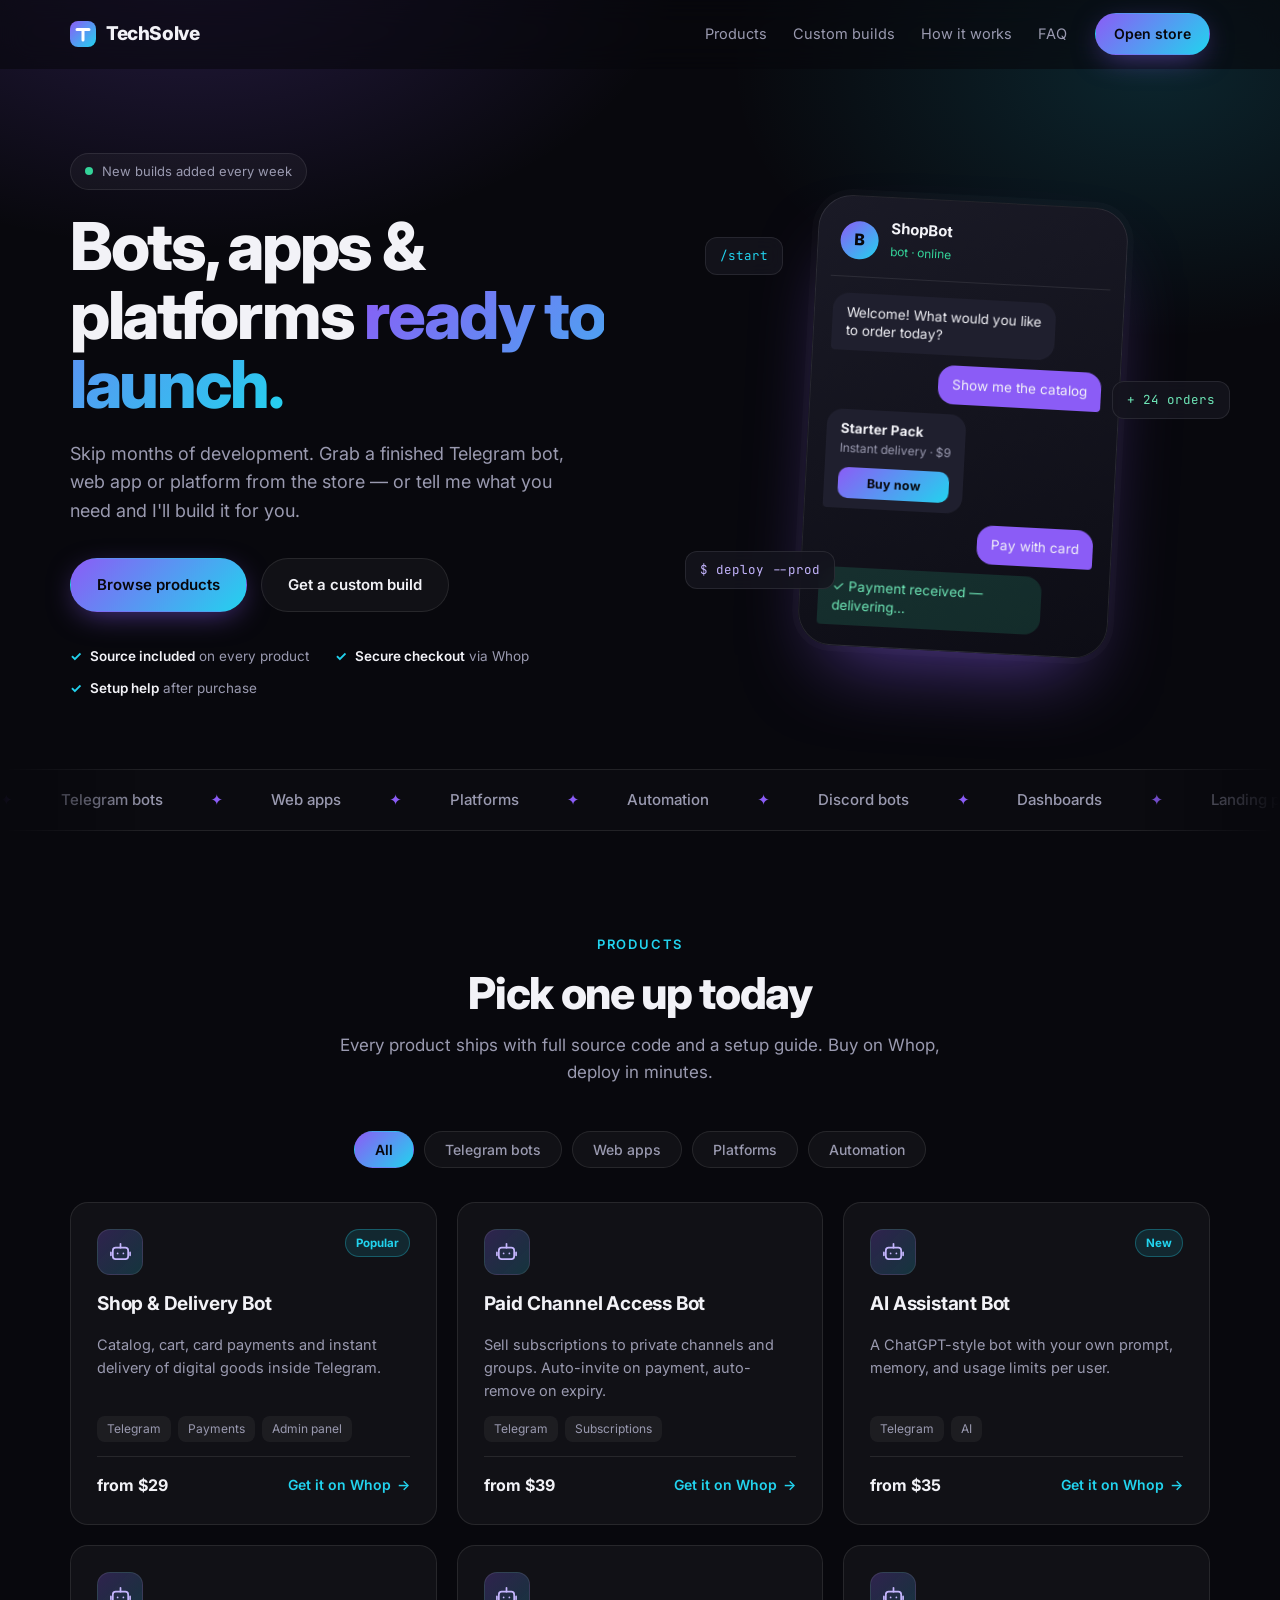
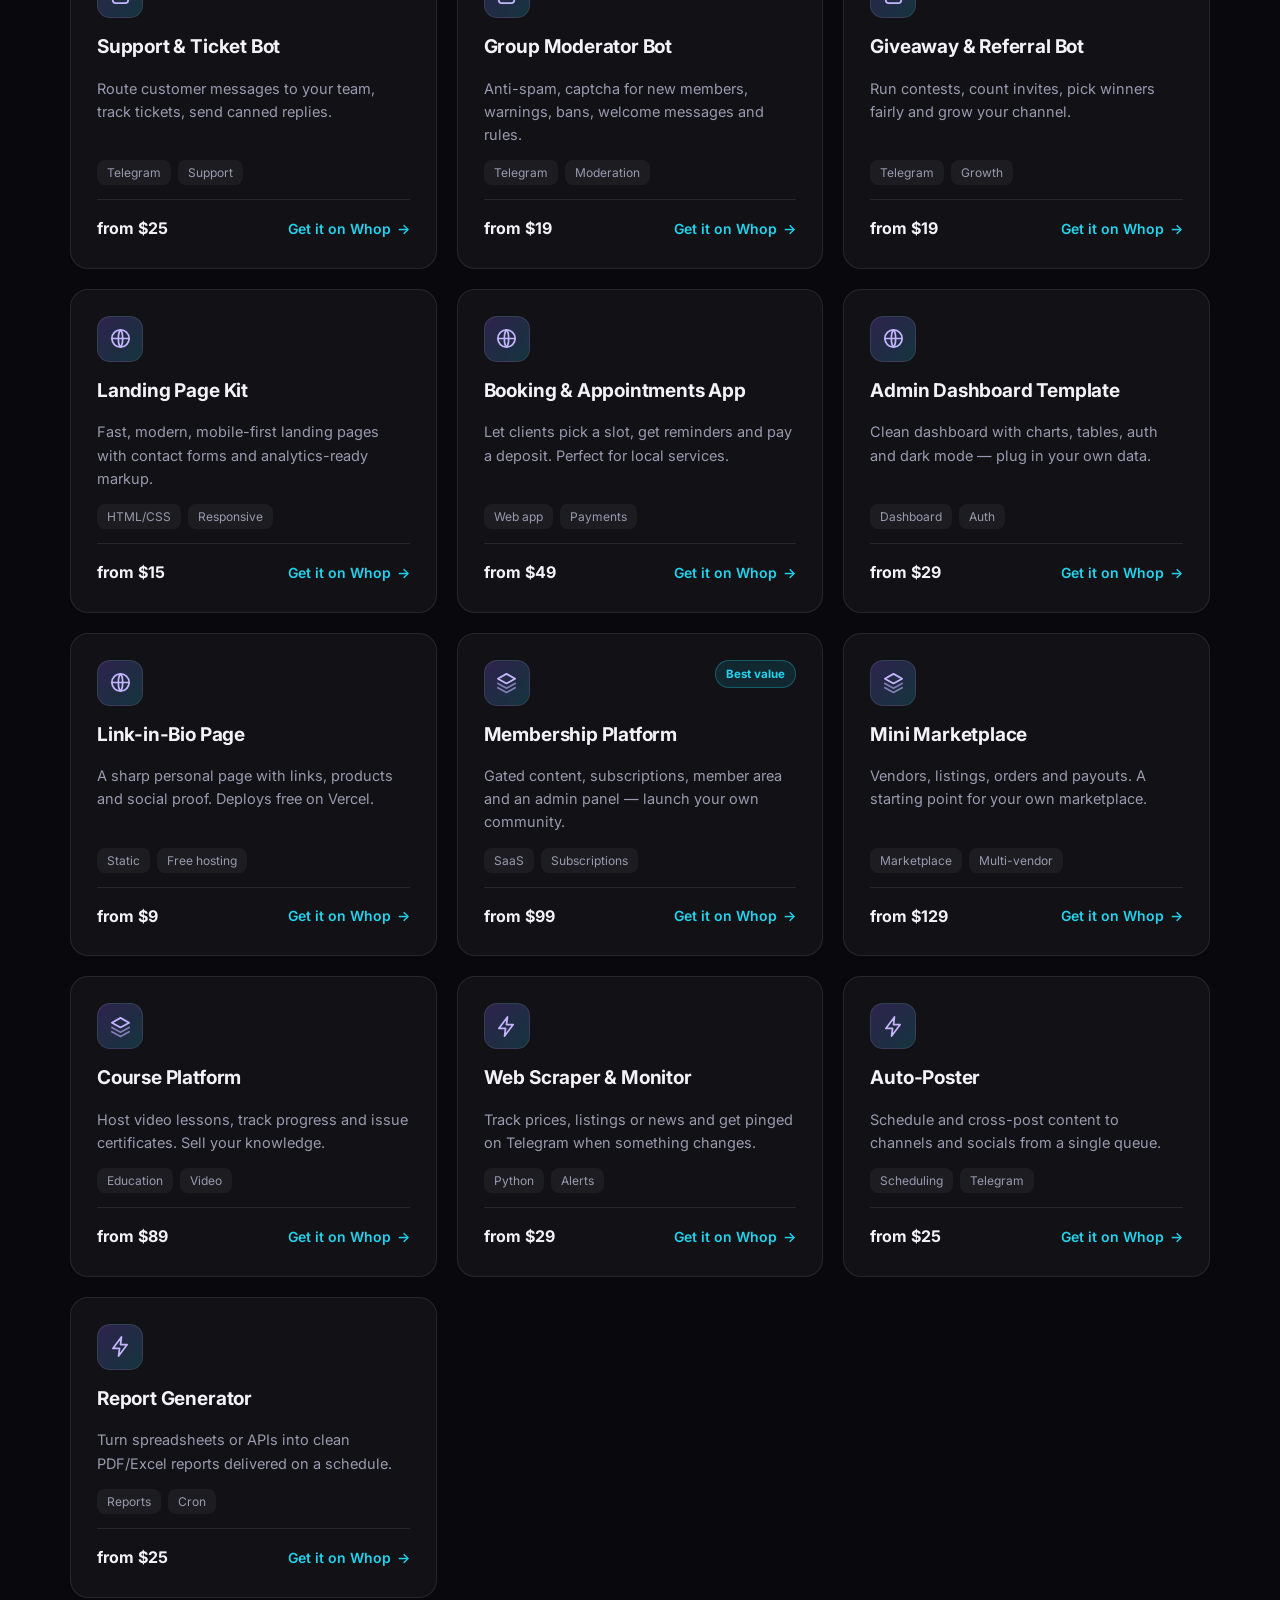
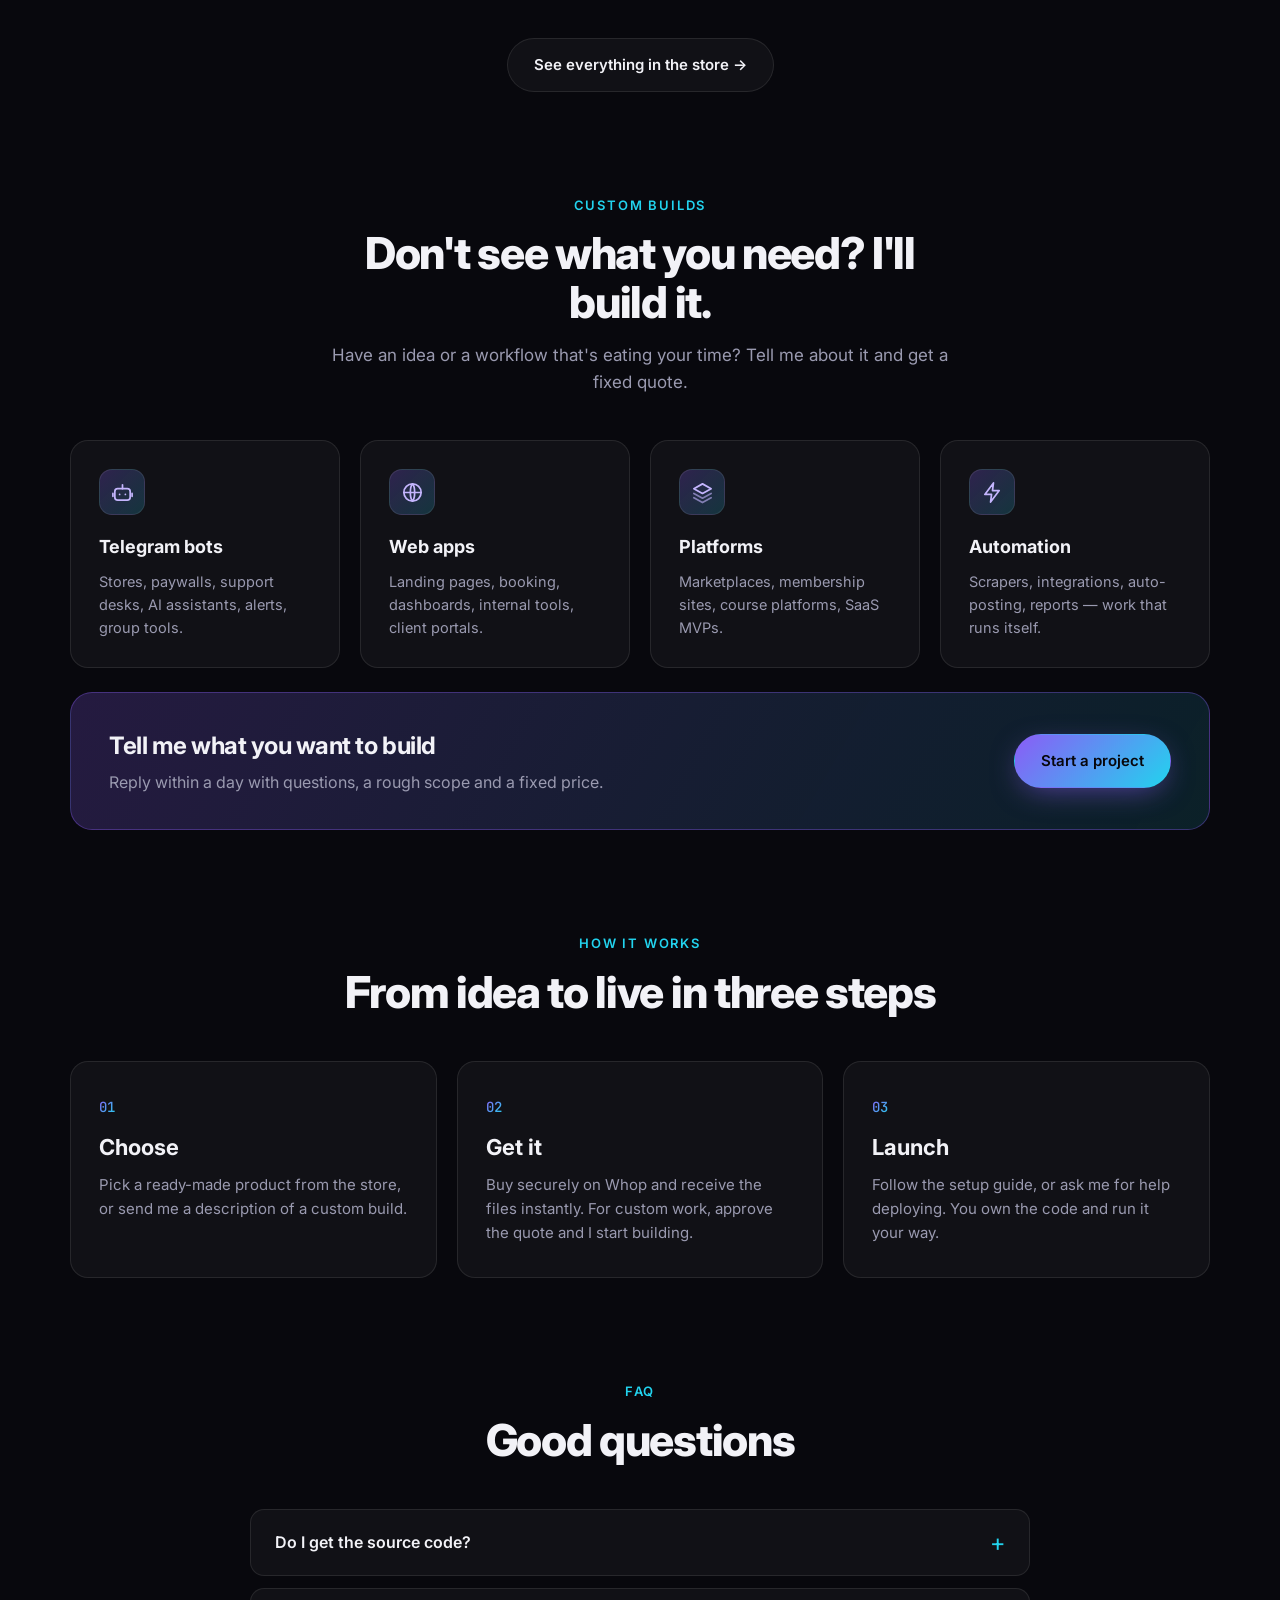
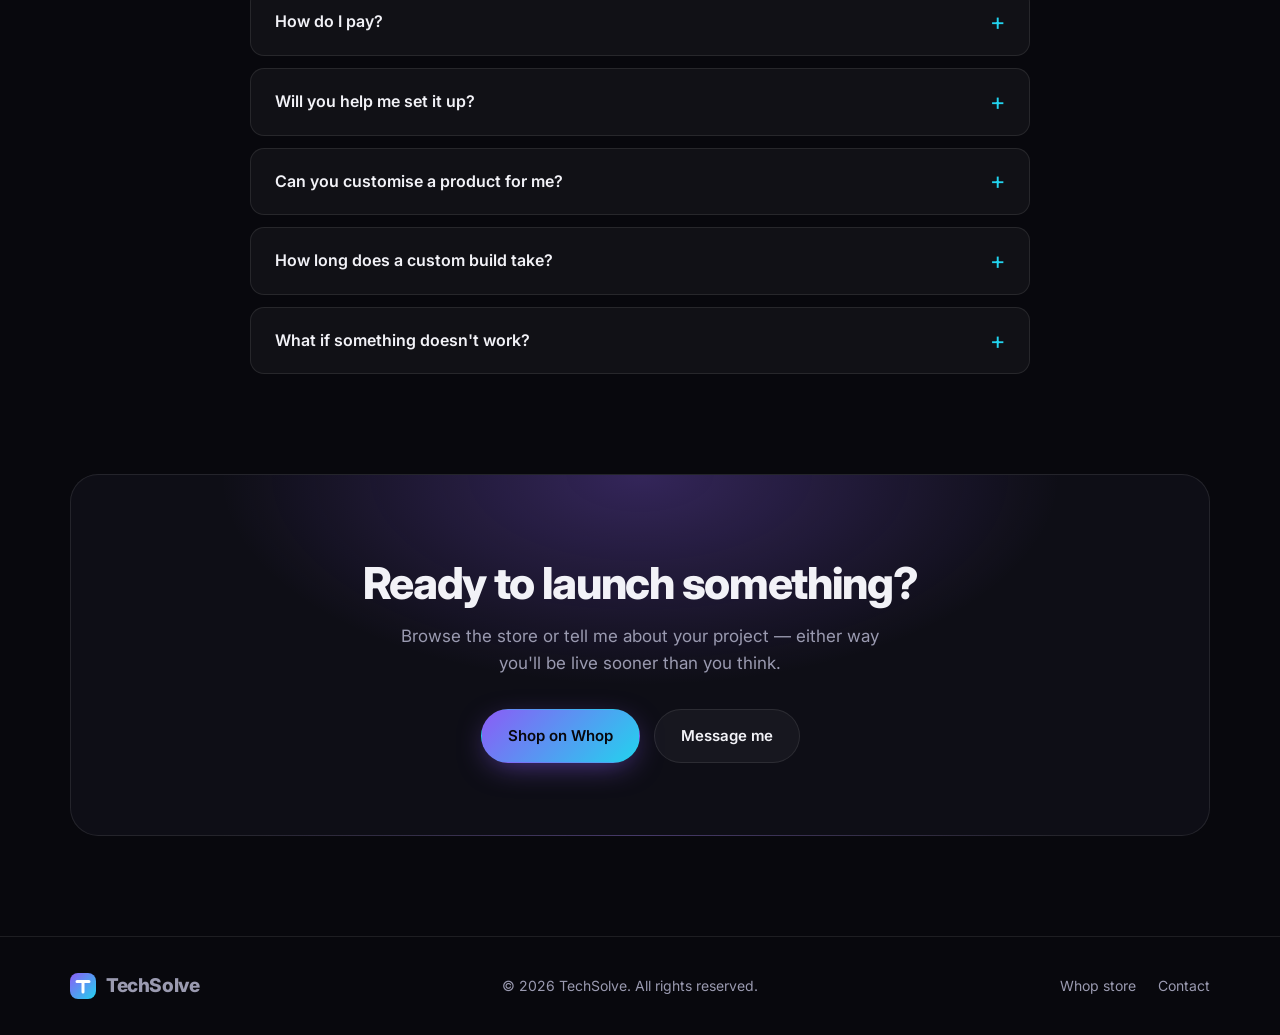
<file: index.html>
<!doctype html>
<html lang="en">
<head>
  <meta charset="utf-8">
  <meta name="viewport" content="width=device-width, initial-scale=1">
  <title>TechSolve — Telegram bots, web apps & platforms, ready to launch</title>
  <meta name="description" content="Ready-made Telegram bots, web apps and platforms — plus custom builds. Buy on Whop, get the source, launch in days.">
  <meta name="theme-color" content="#08080d">
  <meta property="og:title" content="TechSolve — Telegram bots, web apps & platforms">
  <meta property="og:description" content="Ready-made bots, apps and platforms you can buy today, or have built for you.">
  <meta property="og:type" content="website">
  <link rel="icon" href="favicon.svg" type="image/svg+xml">
  <link rel="preconnect" href="https://fonts.googleapis.com">
  <link rel="preconnect" href="https://fonts.gstatic.com" crossorigin>
  <link href="https://fonts.googleapis.com/css2?family=Inter:wght@400;500;600;700;800&family=JetBrains+Mono:wght@400;500&display=swap" rel="stylesheet">
  <link rel="stylesheet" href="styles.css">
</head>
<body>
  <div class="bg-glow" aria-hidden="true"></div>

  <header class="nav" id="nav">
    <div class="wrap nav-inner">
      <a href="#top" class="brand"><span class="brand-mark"></span><span data-brand>TechSolve</span></a>
      <nav class="nav-links" id="navLinks">
        <a href="#products">Products</a>
        <a href="#services">Custom builds</a>
        <a href="#process">How it works</a>
        <a href="#faq">FAQ</a>
      </nav>
      <a class="btn btn-sm btn-primary" data-whop href="#" target="_blank" rel="noopener">Open store</a>
      <button class="burger" id="burger" aria-label="Menu" aria-expanded="false"><span></span><span></span></button>
    </div>
  </header>

  <main id="top">
    <!-- HERO -->
    <section class="hero wrap">
      <div class="hero-copy">
        <span class="pill"><i class="dot"></i> New builds added every week</span>
        <h1>Bots, apps & platforms <span class="grad">ready to launch.</span></h1>
        <p class="lead">Skip months of development. Grab a finished Telegram bot, web app or platform from the store — or tell me what you need and I'll build it for you.</p>
        <div class="cta-row">
          <a class="btn btn-primary" href="#products">Browse products</a>
          <a class="btn btn-ghost" href="#services">Get a custom build</a>
        </div>
        <ul class="trust">
          <li><b>Source included</b> on every product</li>
          <li><b>Secure checkout</b> via Whop</li>
          <li><b>Setup help</b> after purchase</li>
        </ul>
      </div>

      <div class="hero-visual" aria-hidden="true">
        <div class="phone">
          <div class="phone-head"><span class="avatar">B</span><div><b>ShopBot</b><small>bot · online</small></div></div>
          <div class="chat">
            <div class="msg in">Welcome! What would you like to order today?</div>
            <div class="msg out">Show me the catalog</div>
            <div class="msg in card-msg">
              <b>Starter Pack</b>
              <span>Instant delivery · $9</span>
              <em>Buy now</em>
            </div>
            <div class="msg out">Pay with card</div>
            <div class="msg in ok">✓ Payment received — delivering…</div>
          </div>
        </div>
        <div class="float f1"><span class="mono">/start</span></div>
        <div class="float f2"><span class="mono">$ deploy --prod</span></div>
        <div class="float f3"><span class="mono">+ 24 orders</span></div>
      </div>
    </section>

    <!-- MARQUEE -->
    <div class="marquee" aria-hidden="true">
      <div class="marquee-track">
        <span>Telegram bots</span><span>Web apps</span><span>Platforms</span><span>Automation</span><span>Discord bots</span><span>Dashboards</span><span>Landing pages</span><span>Payment integrations</span>
        <span>Telegram bots</span><span>Web apps</span><span>Platforms</span><span>Automation</span><span>Discord bots</span><span>Dashboards</span><span>Landing pages</span><span>Payment integrations</span>
      </div>
    </div>

    <!-- PRODUCTS -->
    <section class="section wrap" id="products">
      <div class="section-head reveal">
        <span class="eyebrow">Products</span>
        <h2>Pick one up today</h2>
        <p>Every product ships with full source code and a setup guide. Buy on Whop, deploy in minutes.</p>
      </div>
      <div class="filters reveal" id="filters" role="tablist"></div>
      <div class="grid" id="grid"></div>
      <div class="center reveal"><a class="btn btn-ghost" data-whop href="#" target="_blank" rel="noopener">See everything in the store →</a></div>
    </section>

    <!-- SERVICES -->
    <section class="section wrap" id="services">
      <div class="section-head reveal">
        <span class="eyebrow">Custom builds</span>
        <h2>Don't see what you need? I'll build it.</h2>
        <p>Have an idea or a workflow that's eating your time? Tell me about it and get a fixed quote.</p>
      </div>
      <div class="services">
        <article class="service reveal">
          <div class="ico" data-icon="bot"></div>
          <h3>Telegram bots</h3>
          <p>Stores, paywalls, support desks, AI assistants, alerts, group tools.</p>
        </article>
        <article class="service reveal">
          <div class="ico" data-icon="globe"></div>
          <h3>Web apps</h3>
          <p>Landing pages, booking, dashboards, internal tools, client portals.</p>
        </article>
        <article class="service reveal">
          <div class="ico" data-icon="layers"></div>
          <h3>Platforms</h3>
          <p>Marketplaces, membership sites, course platforms, SaaS MVPs.</p>
        </article>
        <article class="service reveal">
          <div class="ico" data-icon="zap"></div>
          <h3>Automation</h3>
          <p>Scrapers, integrations, auto-posting, reports — work that runs itself.</p>
        </article>
      </div>
      <div class="cta-band reveal">
        <div>
          <h3>Tell me what you want to build</h3>
          <p>Reply within a day with questions, a rough scope and a fixed price.</p>
        </div>
        <a class="btn btn-primary" data-contact href="#" target="_blank" rel="noopener">Start a project</a>
      </div>
    </section>

    <!-- PROCESS -->
    <section class="section wrap" id="process">
      <div class="section-head reveal">
        <span class="eyebrow">How it works</span>
        <h2>From idea to live in three steps</h2>
      </div>
      <ol class="steps">
        <li class="step reveal"><span class="num">01</span><h3>Choose</h3><p>Pick a ready-made product from the store, or send me a description of a custom build.</p></li>
        <li class="step reveal"><span class="num">02</span><h3>Get it</h3><p>Buy securely on Whop and receive the files instantly. For custom work, approve the quote and I start building.</p></li>
        <li class="step reveal"><span class="num">03</span><h3>Launch</h3><p>Follow the setup guide, or ask me for help deploying. You own the code and run it your way.</p></li>
      </ol>
    </section>

    <!-- FAQ -->
    <section class="section wrap narrow" id="faq">
      <div class="section-head reveal">
        <span class="eyebrow">FAQ</span>
        <h2>Good questions</h2>
      </div>
      <div class="faq reveal">
        <details><summary>Do I get the source code?</summary><p>Yes. Every product includes the full source and a setup guide, so you can host it wherever you like and change anything.</p></details>
        <details><summary>How do I pay?</summary><p>Checkout runs through Whop, which supports cards and other popular payment methods. Custom builds are quoted upfront.</p></details>
        <details><summary>Will you help me set it up?</summary><p>Setup guides come with each product. If you get stuck, message me and I'll help you get it running.</p></details>
        <details><summary>Can you customise a product for me?</summary><p>Absolutely. Branding, extra features or a full rebuild — send me what you have in mind and I'll quote it.</p></details>
        <details><summary>How long does a custom build take?</summary><p>Simple bots and pages usually take a few days; larger platforms take longer. You get a timeline with the quote.</p></details>
        <details><summary>What if something doesn't work?</summary><p>Reach out and I'll sort it out. Your satisfaction matters more than a quick sale.</p></details>
      </div>
    </section>

    <!-- FINAL CTA -->
    <section class="final wrap">
      <div class="final-card reveal">
        <h2>Ready to launch something?</h2>
        <p>Browse the store or tell me about your project — either way you'll be live sooner than you think.</p>
        <div class="cta-row center-row">
          <a class="btn btn-primary" data-whop href="#" target="_blank" rel="noopener">Shop on Whop</a>
          <a class="btn btn-ghost" data-contact href="#" target="_blank" rel="noopener">Message me</a>
        </div>
      </div>
    </section>
  </main>

  <footer class="footer">
    <div class="wrap foot-inner">
      <a href="#top" class="brand"><span class="brand-mark"></span><span data-brand>TechSolve</span></a>
      <p>© <span id="year"></span> <span data-brand>TechSolve</span>. All rights reserved.</p>
      <div class="foot-links">
        <a data-whop href="#" target="_blank" rel="noopener">Whop store</a>
        <a data-contact href="#" target="_blank" rel="noopener">Contact</a>
      </div>
    </div>
  </footer>

  <script src="config.js"></script>
  <script src="script.js"></script>
</body>
</html>
</file>
<file: styles.css>
:root {
  --bg: #08080d;
  --bg-2: #0e0e16;
  --card: rgba(255, 255, 255, 0.04);
  --card-hover: rgba(255, 255, 255, 0.07);
  --line: rgba(255, 255, 255, 0.09);
  --text: #f2f2f7;
  --muted: #9a9ab0;
  --violet: #8b5cf6;
  --cyan: #22d3ee;
  --grad: linear-gradient(135deg, #8b5cf6 0%, #22d3ee 100%);
  --radius: 18px;
  --mono: "JetBrains Mono", ui-monospace, SFMono-Regular, Menlo, monospace;
}

* { box-sizing: border-box; margin: 0; padding: 0; }
html { scroll-behavior: smooth; scroll-padding-top: 80px; }
body {
  font-family: "Inter", system-ui, -apple-system, sans-serif;
  background: var(--bg);
  color: var(--text);
  line-height: 1.6;
  -webkit-font-smoothing: antialiased;
  overflow-x: hidden;
}
a { color: inherit; text-decoration: none; }
ul, ol { list-style: none; }
.wrap { width: min(1140px, 100% - 40px); margin-inline: auto; }
.narrow { width: min(780px, 100% - 40px); }
.center { text-align: center; margin-top: 40px; }
.mono { font-family: var(--mono); }

.bg-glow {
  position: fixed; inset: 0; z-index: -1; pointer-events: none;
  background:
    radial-gradient(700px 420px at 15% -5%, rgba(139, 92, 246, 0.22), transparent 70%),
    radial-gradient(600px 380px at 90% 8%, rgba(34, 211, 238, 0.14), transparent 70%),
    var(--bg);
}

/* Buttons */
.btn {
  display: inline-flex; align-items: center; justify-content: center; gap: 8px;
  padding: 14px 26px; border-radius: 999px; font-weight: 600; font-size: 15px;
  border: 1px solid transparent; cursor: pointer; transition: transform .2s, box-shadow .2s, background .2s;
  font-family: inherit;
}
.btn-sm { padding: 9px 18px; font-size: 14px; }
.btn-primary { background: var(--grad); color: #07070c; box-shadow: 0 8px 30px -8px rgba(139, 92, 246, 0.6); }
.btn-primary:hover { transform: translateY(-2px); box-shadow: 0 12px 36px -8px rgba(34, 211, 238, 0.55); }
.btn-ghost { background: var(--card); border-color: var(--line); color: var(--text); }
.btn-ghost:hover { background: var(--card-hover); transform: translateY(-2px); }

/* Nav */
.nav { position: sticky; top: 0; z-index: 50; backdrop-filter: blur(14px); background: rgba(8, 8, 13, 0.6); border-bottom: 1px solid transparent; transition: border-color .3s; }
.nav.scrolled { border-color: var(--line); }
.nav-inner { display: flex; align-items: center; gap: 28px; height: 68px; }
.brand { display: inline-flex; align-items: center; gap: 10px; font-weight: 800; font-size: 19px; letter-spacing: -0.02em; }
.brand-mark { width: 26px; height: 26px; border-radius: 8px; background: var(--grad); position: relative; }
.brand-mark::after { content: ""; position: absolute; inset: 0; background: url("data:image/svg+xml,%3Csvg xmlns='http://www.w3.org/2000/svg' viewBox='0 0 26 26'%3E%3Cpath d='M7 8.5h12M13 8.5V19' fill='none' stroke='%23fff' stroke-width='3' stroke-linecap='round'/%3E%3C/svg%3E") center / 100% no-repeat; }
.nav-links { display: flex; gap: 26px; margin-left: auto; font-size: 14.5px; color: var(--muted); }
.nav-links a:hover { color: var(--text); }
.burger { display: none; background: none; border: 0; width: 40px; height: 40px; cursor: pointer; margin-left: 4px; }
.burger span { display: block; width: 22px; height: 2px; background: var(--text); margin: 6px auto; transition: transform .25s; }

/* Hero */
.hero { display: grid; grid-template-columns: 1.1fr 0.9fr; gap: 40px; align-items: center; padding: 84px 0 70px; }
.pill { display: inline-flex; align-items: center; gap: 9px; padding: 7px 14px; font-size: 13px; color: var(--muted); border: 1px solid var(--line); background: var(--card); border-radius: 999px; }
.dot { width: 8px; height: 8px; border-radius: 50%; background: #34d399; box-shadow: 0 0 0 0 rgba(52, 211, 153, .6); animation: pulse 2s infinite; }
@keyframes pulse { 70% { box-shadow: 0 0 0 9px rgba(52, 211, 153, 0); } 100% { box-shadow: 0 0 0 0 rgba(52, 211, 153, 0); } }
h1 { font-size: clamp(38px, 5.6vw, 66px); line-height: 1.05; letter-spacing: -0.035em; font-weight: 800; margin: 22px 0 20px; }
.grad { background: var(--grad); -webkit-background-clip: text; background-clip: text; color: transparent; }
.lead { font-size: 18px; color: var(--muted); max-width: 520px; }
.cta-row { display: flex; flex-wrap: wrap; gap: 14px; margin-top: 32px; }
.center-row { justify-content: center; }
.trust { display: flex; flex-wrap: wrap; gap: 10px 26px; margin-top: 34px; font-size: 13.5px; color: var(--muted); }
.trust li::before { content: "✓"; color: var(--cyan); margin-right: 8px; font-weight: 700; }
.trust b { color: var(--text); font-weight: 600; }

/* Hero visual */
.hero-visual { position: relative; display: flex; justify-content: center; }
.phone { width: 310px; border-radius: 34px; padding: 14px; background: linear-gradient(160deg, #1a1a26, #0d0d15); border: 1px solid var(--line); box-shadow: 0 40px 80px -30px rgba(139, 92, 246, .55), 0 0 0 6px rgba(255,255,255,.02); transform: rotate(3deg); }
.phone-head { display: flex; align-items: center; gap: 12px; padding: 8px 8px 14px; border-bottom: 1px solid var(--line); }
.phone-head b { display: block; font-size: 15px; line-height: 1.2; }
.phone-head small { color: #34d399; font-size: 12px; }
.avatar { width: 38px; height: 38px; border-radius: 50%; background: var(--grad); display: grid; place-items: center; font-weight: 800; color: #07070c; }
.chat { display: flex; flex-direction: column; gap: 10px; padding: 16px 4px 6px; font-size: 13.5px; }
.msg { max-width: 82%; padding: 10px 14px; border-radius: 16px; line-height: 1.4; opacity: 0; transform: translateY(8px); animation: msgIn .5s forwards; }
.msg.in { background: #1f1f2e; border-bottom-left-radius: 4px; align-self: flex-start; }
.msg.out { background: var(--violet); border-bottom-right-radius: 4px; align-self: flex-end; }
.msg:nth-child(1) { animation-delay: .4s; } .msg:nth-child(2) { animation-delay: 1.1s; } .msg:nth-child(3) { animation-delay: 1.8s; }
.msg:nth-child(4) { animation-delay: 2.6s; } .msg:nth-child(5) { animation-delay: 3.3s; }
@keyframes msgIn { to { opacity: 1; transform: none; } }
.card-msg { display: flex; flex-direction: column; gap: 2px; }
.card-msg span { color: var(--muted); font-size: 12px; }
.card-msg em { font-style: normal; margin-top: 8px; text-align: center; padding: 7px; border-radius: 10px; background: var(--grad); color: #07070c; font-weight: 700; font-size: 12.5px; }
.msg.ok { background: rgba(52, 211, 153, .15); color: #6ee7b7; }
.float { position: absolute; padding: 8px 14px; border-radius: 12px; font-size: 12.5px; background: rgba(20, 20, 30, .85); border: 1px solid var(--line); backdrop-filter: blur(8px); animation: bob 6s ease-in-out infinite; }
.f1 { top: 8%; left: -2%; color: var(--cyan); }
.f2 { bottom: 14%; left: -6%; animation-delay: -2s; color: #c4b5fd; }
.f3 { top: 40%; right: -4%; animation-delay: -4s; color: #6ee7b7; }
@keyframes bob { 50% { transform: translateY(-10px); } }

/* Marquee */
.marquee { overflow: hidden; border-block: 1px solid var(--line); background: rgba(255, 255, 255, .015); padding: 18px 0; mask-image: linear-gradient(90deg, transparent, #000 12%, #000 88%, transparent); }
.marquee-track { display: flex; gap: 48px; width: max-content; animation: scroll 32s linear infinite; }
.marquee span { font-size: 15px; color: var(--muted); font-weight: 500; white-space: nowrap; }
.marquee span::before { content: "✦"; margin-right: 48px; color: var(--violet); }
@keyframes scroll { to { transform: translateX(-50%); } }

/* Sections */
.section { padding: 100px 0 0; }
.section-head { text-align: center; max-width: 620px; margin: 0 auto 44px; }
.eyebrow { font-size: 13px; text-transform: uppercase; letter-spacing: .14em; font-weight: 600; color: var(--cyan); }
h2 { font-size: clamp(30px, 4vw, 44px); letter-spacing: -0.03em; line-height: 1.12; margin: 12px 0 14px; font-weight: 800; }
.section-head p { color: var(--muted); font-size: 17px; }

/* Filters */
.filters { display: flex; flex-wrap: wrap; justify-content: center; gap: 10px; margin-bottom: 34px; }
.chip { padding: 9px 20px; border-radius: 999px; border: 1px solid var(--line); background: var(--card); color: var(--muted); font: 500 14px "Inter", sans-serif; cursor: pointer; transition: all .2s; }
.chip:hover { color: var(--text); background: var(--card-hover); }
.chip.active { background: var(--grad); color: #07070c; border-color: transparent; font-weight: 600; }

/* Product grid */
.grid { display: grid; grid-template-columns: repeat(auto-fill, minmax(320px, 1fr)); gap: 20px; }
.product { position: relative; display: flex; flex-direction: column; gap: 14px; padding: 26px; border-radius: var(--radius); background: var(--card); border: 1px solid var(--line); transition: transform .25s, border-color .25s, background .25s; overflow: hidden; }
.product::before { content: ""; position: absolute; inset: 0; background: radial-gradient(400px 160px at var(--mx, 50%) -20%, rgba(139, 92, 246, .22), transparent 70%); opacity: 0; transition: opacity .3s; pointer-events: none; }
.product:hover { transform: translateY(-4px); border-color: rgba(139, 92, 246, .5); background: var(--card-hover); }
.product:hover::before { opacity: 1; }
.p-top { display: flex; justify-content: space-between; align-items: flex-start; }
.ico { width: 46px; height: 46px; border-radius: 13px; display: grid; place-items: center; background: linear-gradient(135deg, rgba(139, 92, 246, .25), rgba(34, 211, 238, .18)); border: 1px solid var(--line); color: #c4b5fd; }
.ico svg { width: 23px; height: 23px; }
.badge { font-size: 11.5px; font-weight: 700; padding: 4px 10px; border-radius: 999px; background: rgba(34, 211, 238, .12); color: var(--cyan); border: 1px solid rgba(34, 211, 238, .3); }
.product h3 { font-size: 19px; letter-spacing: -0.01em; }
.product p { color: var(--muted); font-size: 14.5px; flex: 1; }
.tags { display: flex; flex-wrap: wrap; gap: 7px; }
.tags span { font-size: 12px; color: var(--muted); padding: 3px 10px; border-radius: 8px; background: rgba(255, 255, 255, .05); }
.p-foot { display: flex; align-items: center; justify-content: space-between; padding-top: 16px; border-top: 1px solid var(--line); }
.price { font-weight: 700; font-size: 16px; }
.buy { font-weight: 600; font-size: 14px; color: var(--cyan); transition: gap .2s; display: inline-flex; gap: 6px; }
.product:hover .buy { gap: 11px; }

/* Services */
.services { display: grid; grid-template-columns: repeat(4, 1fr); gap: 20px; }
.service { padding: 28px; border-radius: var(--radius); background: var(--card); border: 1px solid var(--line); transition: transform .25s, border-color .25s; }
.service:hover { transform: translateY(-4px); border-color: rgba(34, 211, 238, .4); }
.service .ico { margin-bottom: 18px; }
.service h3 { font-size: 18px; margin-bottom: 8px; }
.service p { color: var(--muted); font-size: 14.5px; }
.cta-band { display: flex; align-items: center; justify-content: space-between; gap: 24px; margin-top: 24px; padding: 34px 38px; border-radius: 22px; background: linear-gradient(120deg, rgba(139, 92, 246, .22), rgba(34, 211, 238, .12)); border: 1px solid rgba(139, 92, 246, .35); }
.cta-band h3 { font-size: 24px; letter-spacing: -0.02em; }
.cta-band p { color: var(--muted); margin-top: 4px; }

/* Steps */
.steps { display: grid; grid-template-columns: repeat(3, 1fr); gap: 20px; counter-reset: s; }
.step { position: relative; padding: 32px 28px; border-radius: var(--radius); background: var(--card); border: 1px solid var(--line); }
.num { font-family: var(--mono); font-size: 14px; font-weight: 500; background: var(--grad); -webkit-background-clip: text; background-clip: text; color: transparent; }
.step h3 { font-size: 22px; margin: 10px 0 8px; }
.step p { color: var(--muted); font-size: 15px; }

/* FAQ */
.faq { display: flex; flex-direction: column; gap: 12px; }
details { border-radius: 14px; background: var(--card); border: 1px solid var(--line); transition: border-color .2s; }
details[open] { border-color: rgba(139, 92, 246, .45); }
summary { cursor: pointer; padding: 20px 24px; font-weight: 600; font-size: 16px; list-style: none; display: flex; justify-content: space-between; align-items: center; gap: 16px; }
summary::-webkit-details-marker { display: none; }
summary::after { content: "+"; font-size: 24px; font-weight: 400; color: var(--cyan); transition: transform .25s; line-height: 1; }
details[open] summary::after { transform: rotate(45deg); }
details p { padding: 0 24px 22px; color: var(--muted); font-size: 15px; }

/* Final CTA */
.final { padding: 100px 0; }
.final-card { text-align: center; padding: 72px 28px; border-radius: 28px; background: radial-gradient(600px 300px at 50% 0%, rgba(139, 92, 246, .3), transparent 70%), var(--bg-2); border: 1px solid var(--line); }
.final-card p { color: var(--muted); font-size: 17px; max-width: 480px; margin: 0 auto; }

/* Footer */
.footer { border-top: 1px solid var(--line); padding: 34px 0; }
.foot-inner { display: flex; align-items: center; justify-content: space-between; gap: 20px; flex-wrap: wrap; color: var(--muted); font-size: 14px; }
.foot-links { display: flex; gap: 22px; }
.foot-links a:hover { color: var(--text); }

/* Reveal */
.reveal { opacity: 0; transform: translateY(22px); transition: opacity .7s ease, transform .7s ease; }
.reveal.in { opacity: 1; transform: none; }

/* Responsive */
@media (max-width: 980px) {
  .hero { grid-template-columns: 1fr; padding-top: 56px; text-align: center; }
  .lead { margin-inline: auto; }
  .cta-row, .trust { justify-content: center; }
  .hero-visual { margin-top: 20px; }
  .services { grid-template-columns: repeat(2, 1fr); }
  .steps { grid-template-columns: 1fr; }
}
@media (max-width: 760px) {
  .burger { display: block; }
  .nav .btn { display: none; }
  .nav-links { position: absolute; top: 68px; left: 0; right: 0; flex-direction: column; gap: 0; background: rgba(8, 8, 13, .96); border-bottom: 1px solid var(--line); padding: 8px 20px 16px; margin: 0; display: none; }
  .nav-links.open { display: flex; }
  .nav-links a { padding: 13px 0; font-size: 16px; }
  .burger { margin-left: auto; }
  .services { grid-template-columns: 1fr; }
  .cta-band { flex-direction: column; text-align: center; padding: 30px 22px; }
  .grid { grid-template-columns: 1fr; }
  .section { padding-top: 76px; }
  .float { display: none; }
  .foot-inner { justify-content: center; text-align: center; }
}
@media (prefers-reduced-motion: reduce) {
  *, *::before, *::after { animation: none !important; transition: none !important; }
  .msg, .reveal { opacity: 1; transform: none; }
  html { scroll-behavior: auto; }
}
</file>
